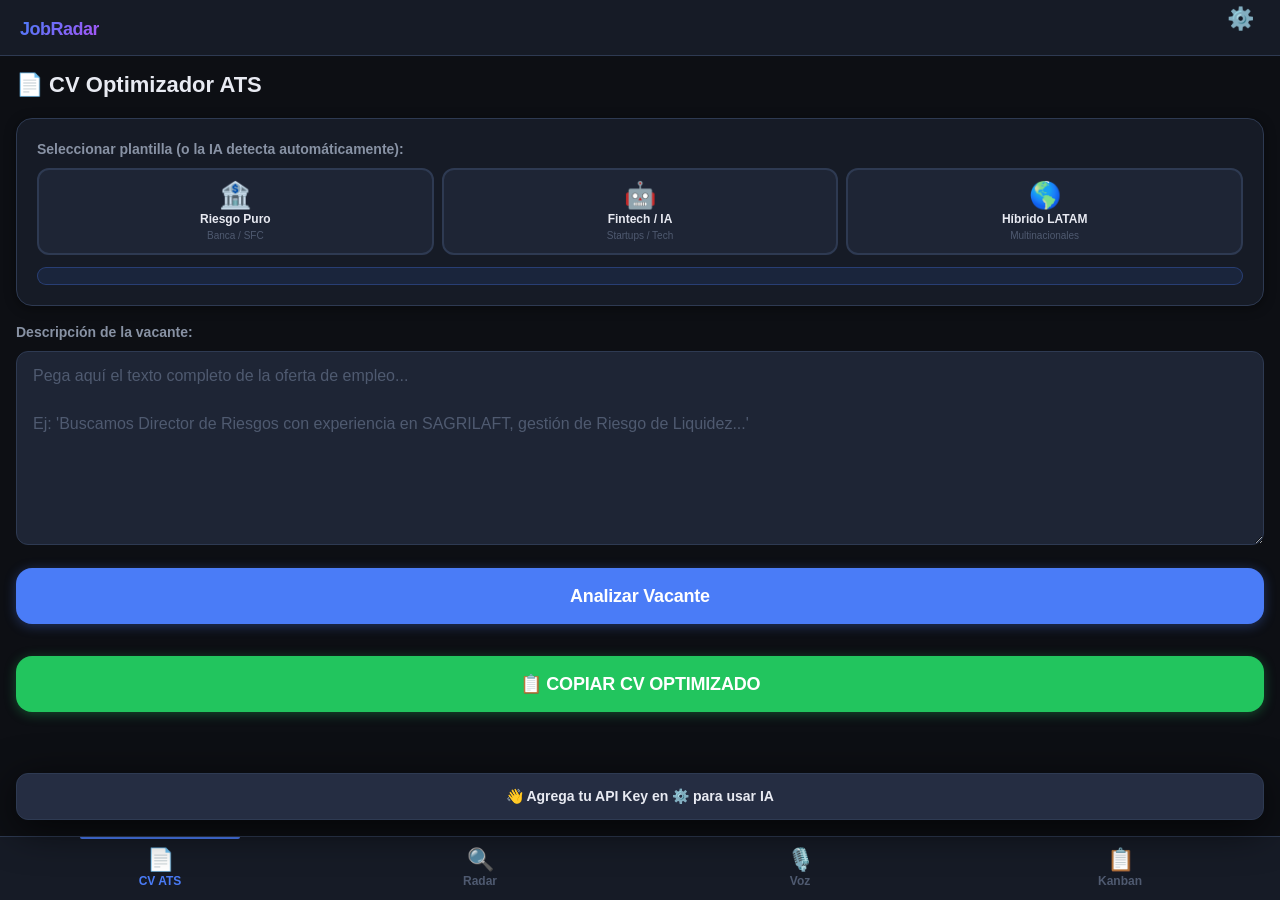
<file: index.html>
<!DOCTYPE html>
<html lang="es">
<head>
  <meta charset="UTF-8">
  <meta name="viewport" content="width=device-width, initial-scale=1.0, viewport-fit=cover, user-scalable=no">

  <!-- PWA / iPhone standalone -->
  <meta name="apple-mobile-web-app-capable" content="yes">
  <meta name="apple-mobile-web-app-status-bar-style" content="black-translucent">
  <meta name="apple-mobile-web-app-title" content="JobRadar">
  <meta name="theme-color" content="#0d0f14">
  <meta name="description" content="Búsqueda inteligente de empleo – Riesgo Financiero & IA">

  <link rel="apple-touch-icon" href="icons/icon-192.png">
  <link rel="manifest" href="manifest.json">

  <!-- CSS -->
  <link rel="stylesheet" href="css/variables.css">
  <link rel="stylesheet" href="css/base.css">
  <link rel="stylesheet" href="css/layout.css">
  <link rel="stylesheet" href="css/components.css">
  <link rel="stylesheet" href="css/ats.css">
  <link rel="stylesheet" href="css/radar.css">
  <link rel="stylesheet" href="css/voice.css">
  <link rel="stylesheet" href="css/kanban.css">

  <title>JobRadar – Iván Galvis</title>
</head>
<body>

  <!-- ============================================================
       SETTINGS MODAL (bottom sheet)
       ============================================================ -->
  <div id="modal-settings" class="modal" hidden>
    <div class="modal__card">
      <h2>⚙️ Configuración</h2>

      <div class="settings-field">
        <label for="input-api-key">Claude API Key</label>
        <input type="password" class="input" id="input-api-key"
               placeholder="sk-ant-api03-..." autocomplete="off" spellcheck="false">
        <p class="settings-hint">
          Obtén tu key en <strong>console.anthropic.com</strong>.
          Se guarda solo en tu dispositivo (IndexedDB).
        </p>
      </div>

      <div class="modal__actions">
        <button class="btn btn--primary" id="btn-save-settings" style="flex:1">Guardar</button>
        <button class="btn btn--ghost"   id="btn-close-settings" style="flex:1">Cerrar</button>
      </div>

      <div class="divider"></div>
      <p class="text-muted" style="font-size:12px;text-align:center">
        JobRadar v1.0 · Iván Galvis · Riesgo & IA LATAM
      </p>
    </div>
  </div>

  <!-- Toast notification -->
  <div id="toast" class="toast" role="alert" aria-live="polite"></div>

  <!-- ============================================================
       APP HEADER
       ============================================================ -->
  <header class="app-header">
    <div>
      <span class="app-header__title">JobRadar</span>
    </div>
    <button class="icon-btn" id="btn-settings" aria-label="Configuración">⚙️</button>
  </header>

  <!-- ============================================================
       TAB CONTENT
       ============================================================ -->
  <main class="tab-content" id="tab-content">

    <!-- ==================== MODULE 1: ATS OPTIMIZER ==================== -->
    <section id="tab-ats" data-tab="ats" class="tab-panel active">
      <h2 class="section-title">📄 CV Optimizador ATS</h2>

      <!-- Template Selector -->
      <div class="ats-templates card">
        <span class="label-sm">Seleccionar plantilla (o la IA detecta automáticamente):</span>
        <div class="ats-template-grid">
          <button class="ats-template-btn" data-template="A">
            <span class="ats-template-btn__icon">🏦</span>
            <span class="ats-template-btn__name">Riesgo Puro</span>
            <span class="ats-template-btn__desc">Banca / SFC</span>
          </button>
          <button class="ats-template-btn" data-template="B">
            <span class="ats-template-btn__icon">🤖</span>
            <span class="ats-template-btn__name">Fintech / IA</span>
            <span class="ats-template-btn__desc">Startups / Tech</span>
          </button>
          <button class="ats-template-btn" data-template="C">
            <span class="ats-template-btn__icon">🌎</span>
            <span class="ats-template-btn__name">Híbrido LATAM</span>
            <span class="ats-template-btn__desc">Multinacionales</span>
          </button>
        </div>
        <div id="ats-template-badge" class="ats-detected-badge" hidden>
          <span id="ats-badge-text"></span>
        </div>
      </div>

      <!-- Job Description Input -->
      <div class="mt-4">
        <span class="label-sm">Descripción de la vacante:</span>
        <textarea class="input" id="ats-job-desc" rows="7"
          placeholder="Pega aquí el texto completo de la oferta de empleo...&#10;&#10;Ej: 'Buscamos Director de Riesgos con experiencia en SAGRILAFT, gestión de Riesgo de Liquidez...'"></textarea>
      </div>

      <button class="btn btn--primary btn--full btn--lg mt-4" id="ats-btn-analyze">
        Analizar Vacante
      </button>

      <!-- Output Area -->
      <div id="ats-output" class="ats-output mt-4"></div>

      <!-- Copy Button (shown after generation) -->
      <button class="btn btn--success btn--full btn--lg mt-4" id="ats-btn-copy" hidden>
        📋 COPIAR CV OPTIMIZADO
      </button>
    </section>

    <!-- ==================== MODULE 2: JOB RADAR ==================== -->
    <section id="tab-radar" data-tab="radar" class="tab-panel">
      <h2 class="section-title">🔍 Radar de Vacantes</h2>

      <p class="text-secondary mb-4" style="font-size:14px">
        Búsquedas booleanas calibradas para tu perfil. Toca un portal para buscar.
      </p>

      <!-- Preset Searches Container -->
      <div id="radar-presets"></div>

      <!-- Custom Search -->
      <div class="card mt-4">
        <span class="label-sm">🔎 Búsqueda personalizada:</span>
        <textarea class="input" id="radar-custom-input" rows="3"
          placeholder='"Risk Manager" AND (Python OR IA) AND Bogotá'></textarea>
        <div class="radar-platform-row mt-3" id="radar-custom-platforms"></div>
        <p class="label-xs text-muted">
          ⚠️ Filtro activo: excluye Call Center / Soporte / Atención al Cliente
        </p>
      </div>
    </section>

    <!-- ==================== MODULE 3: VOICE TO NETWORK ==================== -->
    <section id="tab-voice" data-tab="voice" class="tab-panel">
      <h2 class="section-title">🎙️ Voz → LinkedIn</h2>

      <p class="text-secondary mb-4" style="font-size:14px">
        Habla el contexto del reclutador/vacante. La IA escribe el mensaje de LinkedIn.
      </p>

      <!-- Voice Record Button -->
      <div class="voice-record-area">
        <button class="voice-record-btn" id="voice-btn-record" aria-label="Iniciar grabación">
          <span class="voice-record-btn__icon">🎙️</span>
          <span class="voice-record-btn__label" id="voice-btn-label">Hablar</span>
        </button>
        <p class="voice-hint" id="voice-hint">Toca para grabar · Safari iOS requerido para voz</p>
      </div>

      <!-- Transcript Area -->
      <div class="mt-4">
        <span class="label-sm">Transcripción / Contexto:</span>
        <textarea class="input" id="voice-transcript" rows="4"
          placeholder="El texto grabado aparecerá aquí...&#10;&#10;También puedes escribir directamente:&#10;Ej: 'Mensaje para reclutador de Bancolombia, vacante Director Riesgos'"></textarea>
      </div>

      <button class="btn btn--primary btn--full btn--lg mt-4" id="voice-btn-generate">
        Generar Mensaje LinkedIn
      </button>

      <!-- Output -->
      <div id="voice-output" class="voice-output mt-4"></div>

      <button class="btn btn--success btn--full btn--lg mt-4" id="voice-btn-copy" hidden>
        📋 COPIAR MENSAJE
      </button>
    </section>

    <!-- ==================== MODULE 4: KANBAN ==================== -->
    <section id="tab-kanban" data-tab="kanban" class="tab-panel">
      <div class="kanban-header">
        <h2 class="section-title" style="margin-bottom:0">📋 Postulaciones</h2>
        <button class="btn btn--primary btn--icon" id="kanban-btn-add" aria-label="Agregar postulación">+</button>
      </div>

      <!-- Board — horizontally scrollable on mobile -->
      <div id="kanban-board" class="kanban-board"></div>
    </section>

  </main>

  <!-- ============================================================
       BOTTOM TAB BAR
       ============================================================ -->
  <nav class="tab-bar" role="navigation" aria-label="Navegación principal">
    <button class="tab-btn active" data-target="ats" aria-label="CV ATS">
      <span class="tab-btn__icon">📄</span>
      <span class="tab-btn__label">CV ATS</span>
    </button>
    <button class="tab-btn" data-target="radar" aria-label="Radar de vacantes">
      <span class="tab-btn__icon">🔍</span>
      <span class="tab-btn__label">Radar</span>
    </button>
    <button class="tab-btn" data-target="voice" aria-label="Voz a LinkedIn">
      <span class="tab-btn__icon">🎙️</span>
      <span class="tab-btn__label">Voz</span>
    </button>
    <button class="tab-btn" data-target="kanban" aria-label="Tablero Kanban">
      <span class="tab-btn__icon">📋</span>
      <span class="tab-btn__label">Kanban</span>
    </button>
  </nav>

  <!-- ============================================================
       SCRIPTS — load order matters
       ============================================================ -->
  <script src="js/db.js"></script>
  <script src="js/api.js"></script>
  <script src="js/ats.js"></script>
  <script src="js/radar.js"></script>
  <script src="js/voice.js"></script>
  <script src="js/kanban.js"></script>
  <script src="js/app.js"></script>

</body>
</html>
</file>
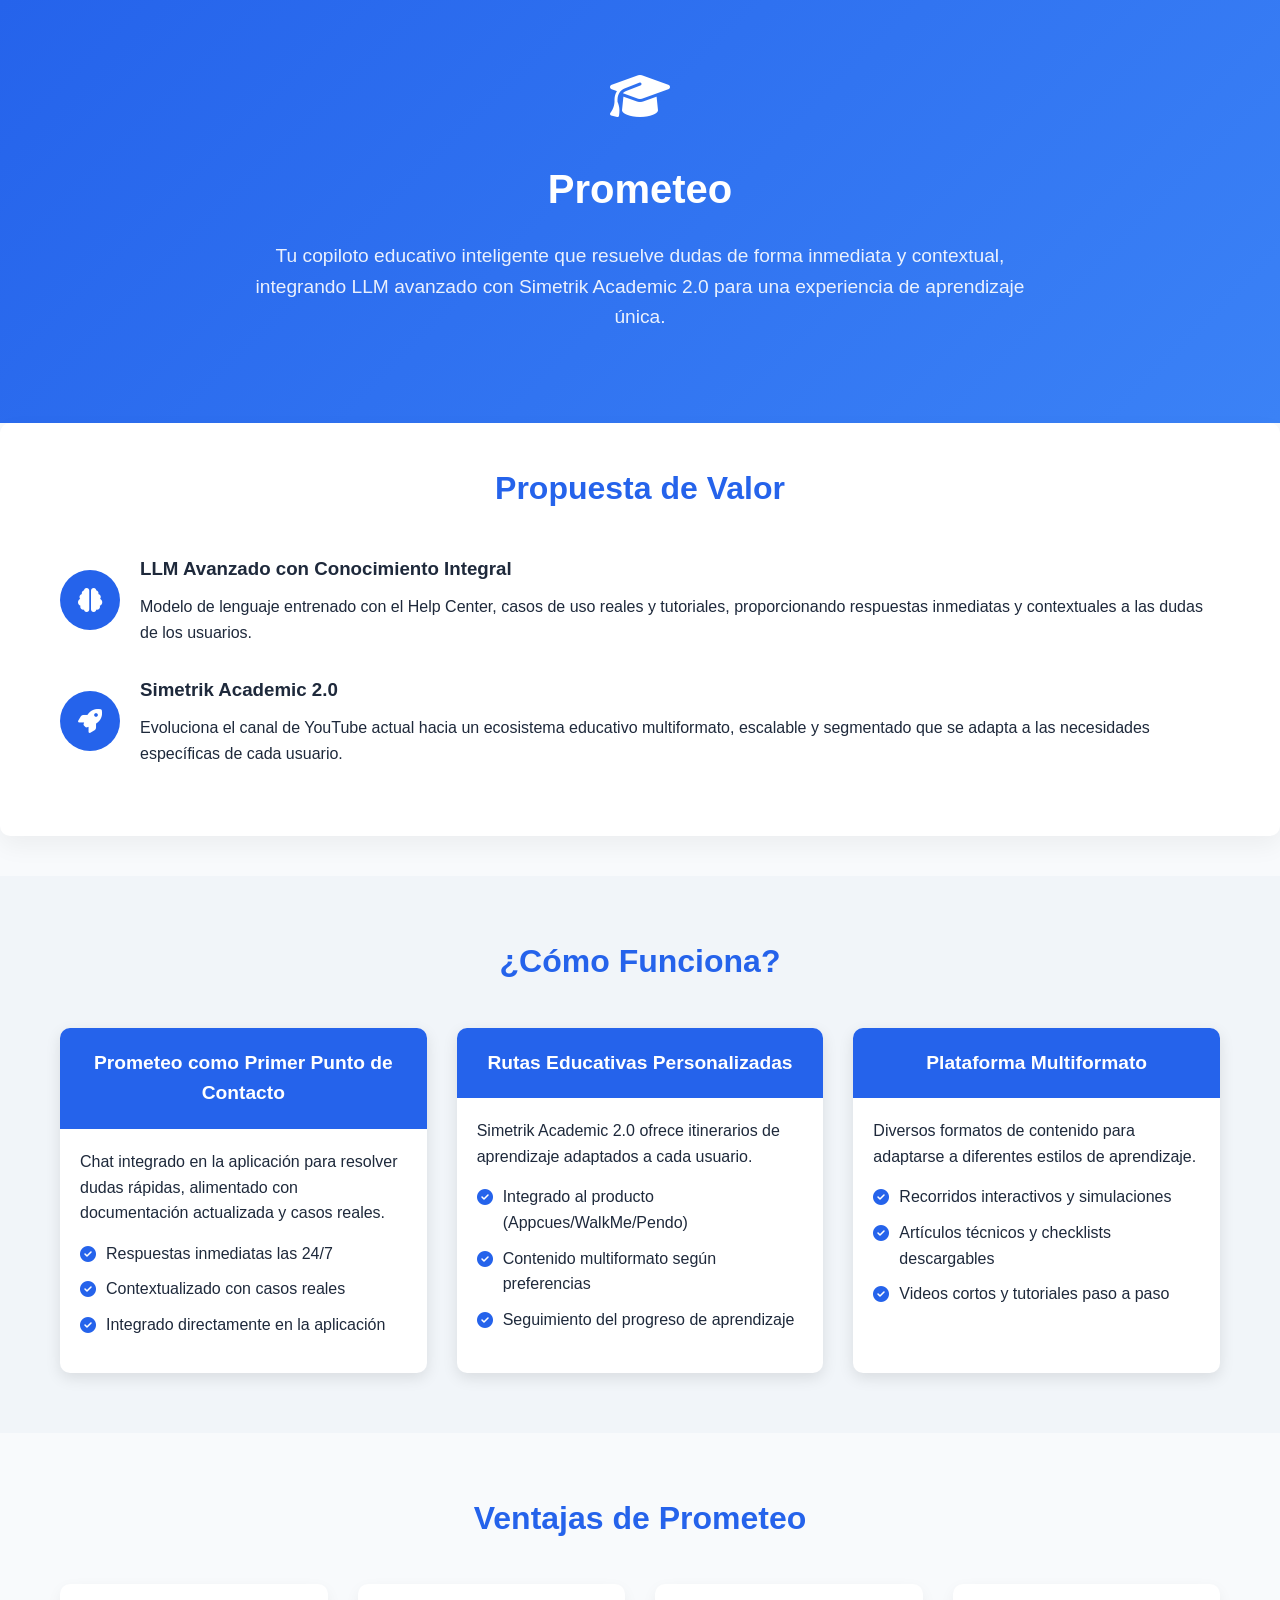
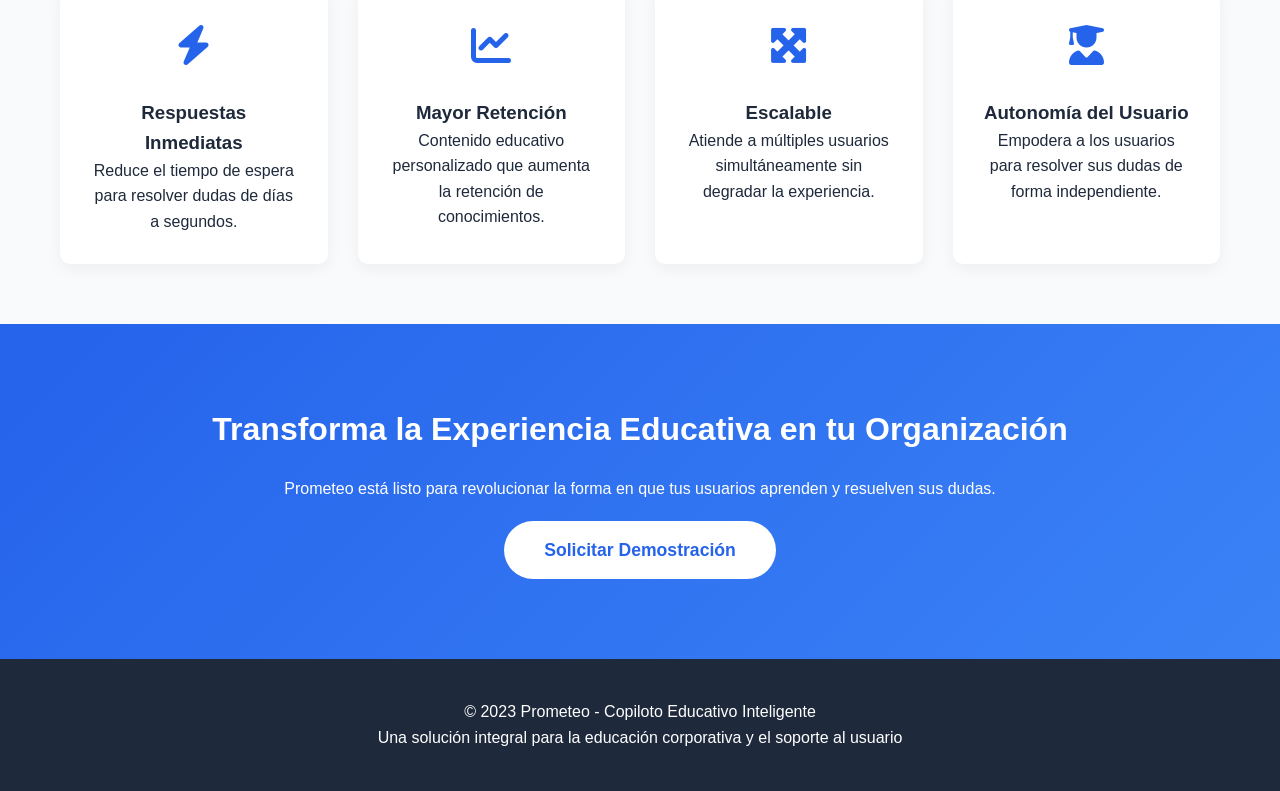
<file: deepseek_html_20250901_65650e.html>
<!DOCTYPE html>
<html lang="es">
<head>
    <meta charset="UTF-8">
    <meta name="viewport" content="width=device-width, initial-scale=1.0">
    <title>Prometeo - Copiloto Educativo</title>
    <link rel="stylesheet" href="https://cdnjs.cloudflare.com/ajax/libs/font-awesome/6.4.0/css/all.min.css">
    <style>
        :root {
            --primary: #2563eb;
            --secondary: #3b82f6;
            --accent: #22d3ee;
            --dark: #1e293b;
            --light: #f8fafc;
            --gray: #64748b;
        }
        
        * {
            margin: 0;
            padding: 0;
            box-sizing: border-box;
            font-family: 'Segoe UI', Tahoma, Geneva, Verdana, sans-serif;
        }
        
        body {
            background-color: var(--light);
            color: var(--dark);
            line-height: 1.6;
        }
        
        .container {
            max-width: 1200px;
            margin: 0 auto;
            padding: 0 20px;
        }
        
        header {
            background: linear-gradient(135deg, var(--primary), var(--secondary));
            color: white;
            padding: 60px 0;
            text-align: center;
        }
        
        .logo {
            font-size: 3rem;
            margin-bottom: 20px;
        }
        
        h1 {
            font-size: 2.5rem;
            margin-bottom: 20px;
        }
        
        .subtitle {
            font-size: 1.2rem;
            max-width: 800px;
            margin: 0 auto 30px;
            opacity: 0.9;
        }
        
        section {
            padding: 60px 0;
        }
        
        h2 {
            text-align: center;
            font-size: 2rem;
            margin-bottom: 40px;
            color: var(--primary);
        }
        
        .value-proposition {
            background-color: white;
            border-radius: 10px;
            padding: 40px;
            box-shadow: 0 10px 25px rgba(0, 0, 0, 0.05);
            margin-bottom: 40px;
        }
        
        .propuesta {
            display: flex;
            align-items: center;
            margin-bottom: 30px;
        }
        
        .propuesta-icon {
            background-color: var(--primary);
            color: white;
            width: 60px;
            height: 60px;
            border-radius: 50%;
            display: flex;
            align-items: center;
            justify-content: center;
            font-size: 1.5rem;
            margin-right: 20px;
            flex-shrink: 0;
        }
        
        .propuesta-content h3 {
            margin-bottom: 10px;
            color: var(--dark);
        }
        
        .how-it-works {
            background-color: #f1f5f9;
        }
        
        .funcionalidades {
            display: grid;
            grid-template-columns: repeat(auto-fit, minmax(300px, 1fr));
            gap: 30px;
            margin-top: 40px;
        }
        
        .funcionalidad {
            background: white;
            border-radius: 10px;
            overflow: hidden;
            box-shadow: 0 5px 15px rgba(0, 0, 0, 0.1);
            transition: transform 0.3s ease;
        }
        
        .funcionalidad:hover {
            transform: translateY(-5px);
        }
        
        .funcionalidad-header {
            background: var(--primary);
            color: white;
            padding: 20px;
            text-align: center;
            font-size: 1.2rem;
            font-weight: 600;
        }
        
        .funcionalidad-body {
            padding: 20px;
        }
        
        .funcionalidad-body ul {
            list-style-type: none;
            margin: 15px 0;
        }
        
        .funcionalidad-body li {
            margin-bottom: 10px;
            display: flex;
            align-items: flex-start;
        }
        
        .funcionalidad-body li i {
            color: var(--primary);
            margin-right: 10px;
            margin-top: 5px;
        }
        
        .benefits {
            text-align: center;
        }
        
        .benefits-grid {
            display: grid;
            grid-template-columns: repeat(auto-fit, minmax(250px, 1fr));
            gap: 30px;
            margin-top: 40px;
        }
        
        .benefit-card {
            background: white;
            padding: 30px;
            border-radius: 10px;
            box-shadow: 0 5px 15px rgba(0, 0, 0, 0.05);
        }
        
        .benefit-icon {
            font-size: 2.5rem;
            color: var(--primary);
            margin-bottom: 20px;
        }
        
        .cta {
            background: linear-gradient(135deg, var(--primary), var(--secondary));
            color: white;
            text-align: center;
            padding: 80px 0;
        }
        
        .cta h2 {
            color: white;
            margin-bottom: 20px;
        }
        
        .cta-button {
            display: inline-block;
            background-color: white;
            color: var(--primary);
            padding: 15px 40px;
            border-radius: 30px;
            text-decoration: none;
            font-weight: 600;
            font-size: 1.1rem;
            margin-top: 20px;
            transition: all 0.3s ease;
        }
        
        .cta-button:hover {
            transform: translateY(-3px);
            box-shadow: 0 10px 20px rgba(0, 0, 0, 0.1);
        }
        
        footer {
            background-color: var(--dark);
            color: white;
            padding: 40px 0;
            text-align: center;
        }
        
        @media (max-width: 768px) {
            .propuesta {
                flex-direction: column;
                text-align: center;
            }
            
            .propuesta-icon {
                margin-right: 0;
                margin-bottom: 15px;
            }
            
            h1 {
                font-size: 2rem;
            }
            
            h2 {
                font-size: 1.8rem;
            }
        }
    </style>
</head>
<body>
    <header>
        <div class="container">
            <div class="logo">
                <i class="fas fa-graduation-cap"></i>
            </div>
            <h1>Prometeo</h1>
            <p class="subtitle">Tu copiloto educativo inteligente que resuelve dudas de forma inmediata y contextual, integrando LLM avanzado con Simetrik Academic 2.0 para una experiencia de aprendizaje única.</p>
        </div>
    </header>

    <section class="value-proposition">
        <div class="container">
            <h2>Propuesta de Valor</h2>
            
            <div class="propuesta">
                <div class="propuesta-icon">
                    <i class="fas fa-brain"></i>
                </div>
                <div class="propuesta-content">
                    <h3>LLM Avanzado con Conocimiento Integral</h3>
                    <p>Modelo de lenguaje entrenado con el Help Center, casos de uso reales y tutoriales, proporcionando respuestas inmediatas y contextuales a las dudas de los usuarios.</p>
                </div>
            </div>
            
            <div class="propuesta">
                <div class="propuesta-icon">
                    <i class="fas fa-rocket"></i>
                </div>
                <div class="propuesta-content">
                    <h3>Simetrik Academic 2.0</h3>
                    <p>Evoluciona el canal de YouTube actual hacia un ecosistema educativo multiformato, escalable y segmentado que se adapta a las necesidades específicas de cada usuario.</p>
                </div>
            </div>
        </div>
    </section>

    <section class="how-it-works">
        <div class="container">
            <h2>¿Cómo Funciona?</h2>
            
            <div class="funcionalidades">
                <div class="funcionalidad">
                    <div class="funcionalidad-header">
                        Prometeo como Primer Punto de Contacto
                    </div>
                    <div class="funcionalidad-body">
                        <p>Chat integrado en la aplicación para resolver dudas rápidas, alimentado con documentación actualizada y casos reales.</p>
                        <ul>
                            <li><i class="fas fa-check-circle"></i> Respuestas inmediatas las 24/7</li>
                            <li><i class="fas fa-check-circle"></i> Contextualizado con casos reales</li>
                            <li><i class="fas fa-check-circle"></i> Integrado directamente en la aplicación</li>
                        </ul>
                    </div>
                </div>
                
                <div class="funcionalidad">
                    <div class="funcionalidad-header">
                        Rutas Educativas Personalizadas
                    </div>
                    <div class="funcionalidad-body">
                        <p>Simetrik Academic 2.0 ofrece itinerarios de aprendizaje adaptados a cada usuario.</p>
                        <ul>
                            <li><i class="fas fa-check-circle"></i> Integrado al producto (Appcues/WalkMe/Pendo)</li>
                            <li><i class="fas fa-check-circle"></i> Contenido multiformato según preferencias</li>
                            <li><i class="fas fa-check-circle"></i> Seguimiento del progreso de aprendizaje</li>
                        </ul>
                    </div>
                </div>
                
                <div class="funcionalidad">
                    <div class="funcionalidad-header">
                        Plataforma Multiformato
                    </div>
                    <div class="funcionalidad-body">
                        <p>Diversos formatos de contenido para adaptarse a diferentes estilos de aprendizaje.</p>
                        <ul>
                            <li><i class="fas fa-check-circle"></i> Recorridos interactivos y simulaciones</li>
                            <li><i class="fas fa-check-circle"></i> Artículos técnicos y checklists descargables</li>
                            <li><i class="fas fa-check-circle"></i> Videos cortos y tutoriales paso a paso</li>
                        </ul>
                    </div>
                </div>
            </div>
        </div>
    </section>

    <section class="benefits">
        <div class="container">
            <h2>Ventajas de Prometeo</h2>
            
            <div class="benefits-grid">
                <div class="benefit-card">
                    <div class="benefit-icon">
                        <i class="fas fa-bolt"></i>
                    </div>
                    <h3>Respuestas Inmediatas</h3>
                    <p>Reduce el tiempo de espera para resolver dudas de días a segundos.</p>
                </div>
                
                <div class="benefit-card">
                    <div class="benefit-icon">
                        <i class="fas fa-chart-line"></i>
                    </div>
                    <h3>Mayor Retención</h3>
                    <p>Contenido educativo personalizado que aumenta la retención de conocimientos.</p>
                </div>
                
                <div class="benefit-card">
                    <div class="benefit-icon">
                        <i class="fas fa-expand-arrows-alt"></i>
                    </div>
                    <h3>Escalable</h3>
                    <p>Atiende a múltiples usuarios simultáneamente sin degradar la experiencia.</p>
                </div>
                
                <div class="benefit-card">
                    <div class="benefit-icon">
                        <i class="fas fa-user-graduate"></i>
                    </div>
                    <h3>Autonomía del Usuario</h3>
                    <p>Empodera a los usuarios para resolver sus dudas de forma independiente.</p>
                </div>
            </div>
        </div>
    </section>

    <section class="cta">
        <div class="container">
            <h2>Transforma la Experiencia Educativa en tu Organización</h2>
            <p>Prometeo está listo para revolucionar la forma en que tus usuarios aprenden y resuelven sus dudas.</p>
            <a href="#" class="cta-button">Solicitar Demostración</a>
        </div>
    </section>

    <footer>
        <div class="container">
            <p>© 2023 Prometeo - Copiloto Educativo Inteligente</p>
            <p>Una solución integral para la educación corporativa y el soporte al usuario</p>
        </div>
    </footer>
</body>
</html>
</file>
<file: css/variables.css>
:root {
  /* === Dark Theme Colors === */
  --color-bg-primary:    #0d0f14;
  --color-bg-secondary:  #161b26;
  --color-bg-tertiary:   #1e2535;
  --color-bg-elevated:   #252d42;

  --color-border:        #2e3a52;
  --color-border-focus:  #4a7cf7;

  --color-text-primary:  #e8eaf2;
  --color-text-secondary:#8892a4;
  --color-text-muted:    #4f5a70;

  --color-accent-blue:   #4a7cf7;
  --color-accent-green:  #22c55e;
  --color-accent-amber:  #f59e0b;
  --color-accent-red:    #ef4444;
  --color-accent-purple: #a855f7;

  /* Kanban column colors */
  --kanban-col-1: #111d35;
  --kanban-col-2: #0f2820;
  --kanban-col-3: #231a0e;
  --kanban-col-4: #18132b;

  /* Template badge colors */
  --badge-a: #1a2744;
  --badge-b: #1a2633;
  --badge-c: #221a33;

  /* === Spacing (8px base grid) === */
  --space-1:  4px;
  --space-2:  8px;
  --space-3:  12px;
  --space-4:  16px;
  --space-5:  20px;
  --space-6:  24px;
  --space-8:  32px;

  /* === Typography === */
  --font-size-xs:   12px;
  --font-size-sm:   14px;
  --font-size-base: 16px;
  --font-size-lg:   18px;
  --font-size-xl:   22px;
  --font-size-2xl:  28px;

  --font-family: -apple-system, BlinkMacSystemFont, 'SF Pro Text',
                 'Helvetica Neue', Arial, sans-serif;
  --font-mono: 'SF Mono', 'Fira Code', Consolas, monospace;

  /* === Touch targets === */
  --touch-target: 48px;

  /* === Layout === */
  --header-height:   56px;
  --tabbar-height:   64px;

  /* === Radius === */
  --radius-sm:  6px;
  --radius-md:  12px;
  --radius-lg:  16px;
  --radius-xl:  24px;
  --radius-full: 9999px;

  /* === Shadows === */
  --shadow-card:  0 2px 12px rgba(0,0,0,0.4);
  --shadow-modal: 0 8px 40px rgba(0,0,0,0.7);
  --shadow-fab:   0 4px 20px rgba(74,124,247,0.4);

  /* === Transitions === */
  --transition-fast: 150ms ease;
  --transition-base: 250ms ease;
}
</file>
<file: css/base.css>
/* === Reset === */
*, *::before, *::after {
  box-sizing: border-box;
  margin: 0;
  padding: 0;
  -webkit-tap-highlight-color: transparent;
}

html {
  height: 100%;
  /* Prevent elastic bounce on iOS body */
  overscroll-behavior: none;
}

body {
  height: 100%;
  background: var(--color-bg-primary);
  color: var(--color-text-primary);
  font-family: var(--font-family);
  font-size: var(--font-size-base);
  line-height: 1.5;
  -webkit-font-smoothing: antialiased;
  -moz-osx-font-smoothing: grayscale;
  overscroll-behavior: none;
  overflow: hidden; /* App shell handles scrolling per section */
}

/* === CRITICAL: Prevent iOS auto-zoom on input focus === */
input,
textarea,
select {
  font-size: 16px !important;
  font-family: var(--font-family);
}

/* === Eliminate 300ms tap delay === */
a, button, [role="button"], label {
  touch-action: manipulation;
}

/* === Typography === */
h1, h2, h3 {
  font-weight: 700;
  line-height: 1.2;
  color: var(--color-text-primary);
}

h2 { font-size: var(--font-size-xl); }
h3 { font-size: var(--font-size-lg); }

p { color: var(--color-text-secondary); }

a {
  color: var(--color-accent-blue);
  text-decoration: none;
}

strong { color: var(--color-accent-amber); font-weight: 700; }

code {
  font-family: var(--font-mono);
  font-size: var(--font-size-sm);
  background: var(--color-bg-tertiary);
  padding: 2px 6px;
  border-radius: var(--radius-sm);
  color: var(--color-accent-green);
}

/* === Utility Classes === */
.text-muted     { color: var(--color-text-muted); }
.text-secondary { color: var(--color-text-secondary); }
.text-success   { color: var(--color-accent-green); }
.text-error     { color: var(--color-accent-red); }

.section-title {
  font-size: var(--font-size-xl);
  font-weight: 700;
  margin-bottom: var(--space-5);
}

.label-sm {
  font-size: var(--font-size-sm);
  color: var(--color-text-secondary);
  font-weight: 600;
  margin-bottom: var(--space-2);
  display: block;
}

.label-xs {
  font-size: var(--font-size-xs);
  display: block;
  margin-top: var(--space-2);
}

.error-text {
  color: var(--color-accent-red);
  font-size: var(--font-size-sm);
  padding: var(--space-3);
}

.mt-3 { margin-top: var(--space-3); }
.mt-4 { margin-top: var(--space-4); }
.mt-5 { margin-top: var(--space-5); }
.mb-4 { margin-bottom: var(--space-4); }

/* === Scrollbar (webkit) === */
::-webkit-scrollbar { width: 4px; height: 4px; }
::-webkit-scrollbar-track { background: transparent; }
::-webkit-scrollbar-thumb { background: var(--color-border); border-radius: 4px; }
</file>
<file: css/layout.css>
/* === Fixed App Header === */
.app-header {
  position: fixed;
  top: 0;
  left: 0;
  right: 0;
  height: var(--header-height);
  /* Add safe area for notch / Dynamic Island */
  padding-top: env(safe-area-inset-top, 0px);
  height: calc(var(--header-height) + env(safe-area-inset-top, 0px));
  background: var(--color-bg-secondary);
  border-bottom: 1px solid var(--color-border);
  display: flex;
  align-items: flex-end;
  justify-content: space-between;
  padding-left: var(--space-5);
  padding-right: var(--space-4);
  padding-bottom: var(--space-3);
  z-index: 100;
  backdrop-filter: blur(12px);
  -webkit-backdrop-filter: blur(12px);
}

.app-header__title {
  font-size: var(--font-size-lg);
  font-weight: 800;
  letter-spacing: -0.5px;
  background: linear-gradient(135deg, #4a7cf7, #a855f7);
  -webkit-background-clip: text;
  -webkit-text-fill-color: transparent;
  background-clip: text;
}

.app-header__subtitle {
  font-size: var(--font-size-xs);
  color: var(--color-text-muted);
  display: block;
}

/* === Tab Content Area === */
.tab-content {
  position: fixed;
  top: calc(var(--header-height) + env(safe-area-inset-top, 0px));
  bottom: calc(var(--tabbar-height) + env(safe-area-inset-bottom, 0px));
  left: 0;
  right: 0;
  overflow-y: auto;
  -webkit-overflow-scrolling: touch;
  overscroll-behavior-y: contain;
}

/* === Tab Panels === */
.tab-panel {
  display: none;
  padding: var(--space-4);
  padding-bottom: var(--space-6);
  min-height: 100%;
  animation: fadeIn var(--transition-base);
}

.tab-panel.active {
  display: block;
}

@keyframes fadeIn {
  from { opacity: 0; transform: translateY(6px); }
  to   { opacity: 1; transform: translateY(0); }
}

/* === Fixed Bottom Tab Bar === */
.tab-bar {
  position: fixed;
  bottom: 0;
  left: 0;
  right: 0;
  height: calc(var(--tabbar-height) + env(safe-area-inset-bottom, 0px));
  padding-bottom: env(safe-area-inset-bottom, 0px);
  background: var(--color-bg-secondary);
  border-top: 1px solid var(--color-border);
  display: grid;
  grid-template-columns: repeat(4, 1fr);
  z-index: 100;
  backdrop-filter: blur(12px);
  -webkit-backdrop-filter: blur(12px);
}

/* === Tab Buttons === */
.tab-btn {
  min-height: var(--touch-target);
  display: flex;
  flex-direction: column;
  align-items: center;
  justify-content: center;
  gap: 3px;
  background: none;
  border: none;
  color: var(--color-text-muted);
  cursor: pointer;
  touch-action: manipulation;
  transition: color var(--transition-fast);
  position: relative;
  padding: 0;
}

.tab-btn.active {
  color: var(--color-accent-blue);
}

.tab-btn.active::before {
  content: '';
  position: absolute;
  top: 0;
  left: 25%;
  right: 25%;
  height: 2px;
  background: var(--color-accent-blue);
  border-radius: 0 0 2px 2px;
}

.tab-btn__icon {
  font-size: 22px;
  line-height: 1;
}

.tab-btn__label {
  font-size: var(--font-size-xs);
  font-weight: 600;
}

/* === Settings Modal === */
.modal {
  position: fixed;
  inset: 0;
  background: rgba(0,0,0,0.7);
  display: flex;
  align-items: flex-end;
  z-index: 200;
  backdrop-filter: blur(4px);
  -webkit-backdrop-filter: blur(4px);
}

.modal[hidden] {
  display: none;
}

.modal__card {
  background: var(--color-bg-elevated);
  border: 1px solid var(--color-border);
  border-radius: var(--radius-xl) var(--radius-xl) 0 0;
  padding: var(--space-6) var(--space-5);
  padding-bottom: calc(var(--space-6) + env(safe-area-inset-bottom, 0px));
  width: 100%;
  animation: slideUp var(--transition-base);
}

@keyframes slideUp {
  from { transform: translateY(100%); }
  to   { transform: translateY(0); }
}

.modal__card h2 {
  margin-bottom: var(--space-5);
}

.modal__card label {
  display: block;
  font-size: var(--font-size-sm);
  color: var(--color-text-secondary);
  font-weight: 600;
  margin-bottom: var(--space-4);
}

.modal__actions {
  display: flex;
  gap: var(--space-3);
  margin-top: var(--space-5);
}
</file>
<file: css/components.css>
/* === Buttons === */
.btn {
  display: inline-flex;
  align-items: center;
  justify-content: center;
  gap: var(--space-2);
  min-height: var(--touch-target);
  min-width: var(--touch-target);
  padding: 0 var(--space-5);
  border-radius: var(--radius-md);
  font-size: var(--font-size-base);
  font-weight: 700;
  border: none;
  cursor: pointer;
  touch-action: manipulation;
  transition: opacity var(--transition-fast), transform var(--transition-fast);
  white-space: nowrap;
  user-select: none;
  -webkit-user-select: none;
  letter-spacing: -0.2px;
}

.btn:active {
  opacity: 0.8;
  transform: scale(0.97);
}

.btn:disabled {
  opacity: 0.5;
  cursor: not-allowed;
  transform: none;
}

.btn--primary {
  background: var(--color-accent-blue);
  color: #fff;
  box-shadow: 0 2px 12px rgba(74,124,247,0.35);
}

.btn--success {
  background: var(--color-accent-green);
  color: #fff;
  box-shadow: 0 2px 12px rgba(34,197,94,0.35);
}

.btn--amber {
  background: var(--color-accent-amber);
  color: #111;
  box-shadow: 0 2px 12px rgba(245,158,11,0.35);
}

.btn--danger {
  background: var(--color-accent-red);
  color: #fff;
}

.btn--ghost {
  background: var(--color-bg-tertiary);
  color: var(--color-text-primary);
  border: 1px solid var(--color-border);
}

.btn--outline {
  background: transparent;
  color: var(--color-accent-blue);
  border: 1.5px solid var(--color-accent-blue);
}

.btn--full {
  width: 100%;
}

.btn--icon {
  padding: 0;
  border-radius: var(--radius-full);
  width: 48px;
  height: 48px;
  font-size: 18px;
}

.btn--lg {
  min-height: 56px;
  font-size: var(--font-size-lg);
  border-radius: var(--radius-lg);
}

/* === Cards === */
.card {
  background: var(--color-bg-secondary);
  border: 1px solid var(--color-border);
  border-radius: var(--radius-lg);
  padding: var(--space-5);
  box-shadow: var(--shadow-card);
}

.card + .card {
  margin-top: var(--space-4);
}

/* === Input / Textarea === */
.input {
  width: 100%;
  background: var(--color-bg-tertiary);
  border: 1px solid var(--color-border);
  border-radius: var(--radius-md);
  padding: var(--space-3) var(--space-4);
  color: var(--color-text-primary);
  font-size: 16px; /* CRITICAL for iOS */
  font-family: var(--font-family);
  line-height: 1.5;
  resize: vertical;
  transition: border-color var(--transition-fast), box-shadow var(--transition-fast);
  -webkit-appearance: none;
}

.input::placeholder {
  color: var(--color-text-muted);
}

.input:focus {
  outline: none;
  border-color: var(--color-border-focus);
  box-shadow: 0 0 0 3px rgba(74,124,247,0.2);
}

.input--mono {
  font-family: var(--font-mono);
  font-size: var(--font-size-sm);
}

/* === Toast Notification === */
.toast {
  position: fixed;
  bottom: calc(var(--tabbar-height) + env(safe-area-inset-bottom, 0px) + var(--space-4));
  left: var(--space-4);
  right: var(--space-4);
  background: var(--color-bg-elevated);
  border: 1px solid var(--color-border);
  border-radius: var(--radius-md);
  padding: var(--space-3) var(--space-4);
  font-size: var(--font-size-sm);
  font-weight: 600;
  color: var(--color-text-primary);
  z-index: 300;
  opacity: 0;
  transform: translateY(8px);
  transition: opacity var(--transition-base), transform var(--transition-base);
  pointer-events: none;
  text-align: center;
  box-shadow: var(--shadow-modal);
}

.toast.visible {
  opacity: 1;
  transform: translateY(0);
}

/* === Skeleton Loader === */
@keyframes shimmer {
  0%   { background-position: -200% 0; }
  100% { background-position: 200% 0; }
}

.skeleton {
  background: linear-gradient(
    90deg,
    var(--color-bg-tertiary) 25%,
    var(--color-bg-elevated) 50%,
    var(--color-bg-tertiary) 75%
  );
  background-size: 200% 100%;
  animation: shimmer 1.5s infinite;
  border-radius: var(--radius-md);
}

/* === Badge / Tag === */
.badge {
  display: inline-flex;
  align-items: center;
  gap: 4px;
  padding: 3px 8px;
  border-radius: var(--radius-full);
  font-size: var(--font-size-xs);
  font-weight: 700;
  letter-spacing: 0.3px;
}

.badge--a { background: var(--badge-a); color: #7ba3f7; border: 1px solid #2a4480; }
.badge--b { background: var(--badge-b); color: #5ec9a8; border: 1px solid #1a4035; }
.badge--c { background: var(--badge-c); color: #b07ef7; border: 1px solid #3a2460; }

.tag {
  display: inline-flex;
  align-items: center;
  padding: 2px 8px;
  background: var(--color-bg-tertiary);
  border: 1px solid var(--color-border);
  border-radius: var(--radius-full);
  font-size: var(--font-size-xs);
  color: var(--color-text-secondary);
}

/* === Divider === */
.divider {
  height: 1px;
  background: var(--color-border);
  margin: var(--space-5) 0;
}

/* === Icon Button === */
.icon-btn {
  width: var(--touch-target);
  height: var(--touch-target);
  display: flex;
  align-items: center;
  justify-content: center;
  background: none;
  border: none;
  border-radius: var(--radius-full);
  cursor: pointer;
  font-size: 22px;
  color: var(--color-text-secondary);
  touch-action: manipulation;
  transition: background var(--transition-fast);
}

.icon-btn:active {
  background: var(--color-bg-tertiary);
}

/* === Settings Form === */
.settings-field {
  margin-bottom: var(--space-4);
}

.settings-field label {
  display: block;
  font-size: var(--font-size-sm);
  color: var(--color-text-secondary);
  font-weight: 600;
  margin-bottom: var(--space-2);
}

.settings-hint {
  font-size: var(--font-size-xs);
  color: var(--color-text-muted);
  margin-top: var(--space-1);
}

/* === Empty State === */
.empty-state {
  text-align: center;
  padding: var(--space-8) var(--space-4);
  color: var(--color-text-muted);
}

.empty-state__icon {
  font-size: 48px;
  margin-bottom: var(--space-4);
  display: block;
}

.empty-state__title {
  font-size: var(--font-size-lg);
  color: var(--color-text-secondary);
  margin-bottom: var(--space-2);
}
</file>
<file: css/ats.css>
/* ============================================================
   ATS OPTIMIZER — Module 1 Styles
   ============================================================ */

/* === Template Selector Card === */
.ats-templates {
  margin-bottom: var(--space-4);
}

.ats-template-grid {
  display: grid;
  grid-template-columns: repeat(3, 1fr);
  gap: var(--space-2);
  margin-top: var(--space-2);
}

.ats-template-btn {
  display: flex;
  flex-direction: column;
  align-items: center;
  justify-content: center;
  gap: 4px;
  min-height: 80px;
  padding: var(--space-3) var(--space-2);
  background: var(--color-bg-tertiary);
  border: 2px solid var(--color-border);
  border-radius: var(--radius-md);
  cursor: pointer;
  touch-action: manipulation;
  transition:
    border-color var(--transition-fast),
    background var(--transition-fast),
    transform var(--transition-fast);
  -webkit-tap-highlight-color: transparent;
}

.ats-template-btn:active {
  transform: scale(0.96);
}

.ats-template-btn.active {
  border-color: var(--color-accent-blue);
  background: rgba(74, 124, 247, 0.12);
}

.ats-template-btn__icon {
  font-size: 26px;
  line-height: 1;
}

.ats-template-btn__name {
  font-size: var(--font-size-xs);
  font-weight: 700;
  color: var(--color-text-primary);
  text-align: center;
}

.ats-template-btn__desc {
  font-size: 10px;
  color: var(--color-text-muted);
  text-align: center;
}

/* === Detection Badge === */
.ats-detected-badge {
  display: flex;
  align-items: center;
  margin-top: var(--space-3);
  padding: var(--space-2) var(--space-3);
  background: rgba(74, 124, 247, 0.1);
  border: 1px solid rgba(74, 124, 247, 0.3);
  border-radius: var(--radius-md);
  font-size: var(--font-size-sm);
  color: var(--color-accent-blue);
  font-weight: 600;
  animation: fadeIn var(--transition-base);
}

/* === Output Area === */
.ats-output {
  min-height: 0;
}

.ats-output:not(:empty) {
  background: var(--color-bg-secondary);
  border: 1px solid var(--color-border);
  border-radius: var(--radius-lg);
  padding: var(--space-5);
  box-shadow: var(--shadow-card);
}

.ats-result-text {
  font-size: var(--font-size-sm);
  line-height: 1.7;
  color: var(--color-text-secondary);
  white-space: pre-wrap;
}

.ats-result-text p {
  margin-bottom: var(--space-3);
  color: var(--color-text-secondary);
}

.ats-result-text strong {
  color: var(--color-accent-amber);
  font-weight: 700;
  background: rgba(245, 158, 11, 0.08);
  padding: 0 2px;
  border-radius: 3px;
}

/* Section headers inside CV */
.ats-result-text br + strong,
.ats-result-text p strong:first-child {
  display: block;
  font-size: var(--font-size-base);
  color: var(--color-accent-blue);
  margin-top: var(--space-4);
  margin-bottom: var(--space-1);
  text-transform: uppercase;
  letter-spacing: 0.5px;
  font-size: 11px;
  border-bottom: 1px solid var(--color-border);
  padding-bottom: var(--space-1);
}
</file>
<file: css/radar.css>
/* ============================================================
   JOB RADAR — Module 2 Styles
   ============================================================ */

/* === Search Card === */
.radar-card {
  margin-bottom: var(--space-4);
}

.radar-card__header {
  display: flex;
  align-items: flex-start;
  gap: var(--space-3);
  margin-bottom: var(--space-3);
}

.radar-card__emoji {
  font-size: 28px;
  flex-shrink: 0;
  line-height: 1;
  margin-top: 2px;
}

.radar-card__info {
  flex: 1;
  min-width: 0;
}

.radar-card__name {
  display: block;
  font-size: var(--font-size-base);
  font-weight: 700;
  color: var(--color-text-primary);
  line-height: 1.2;
}

.radar-card__desc {
  display: block;
  font-size: var(--font-size-xs);
  color: var(--color-text-muted);
  margin-top: 2px;
}

.radar-copy-btn {
  flex-shrink: 0;
  background: var(--color-bg-tertiary) !important;
  border: 1px solid var(--color-border) !important;
  font-size: 16px !important;
}

/* === Boolean Query Block === */
.radar-query-block {
  background: var(--color-bg-tertiary);
  border: 1px solid var(--color-border);
  border-left: 3px solid var(--color-accent-blue);
  border-radius: var(--radius-sm);
  padding: var(--space-3);
  margin-bottom: var(--space-3);
  overflow-x: auto;
}

.radar-query-block code {
  background: none;
  padding: 0;
  font-size: 12px;
  color: var(--color-accent-green);
  white-space: pre-wrap;
  word-break: break-word;
}

/* === Tags === */
.radar-tags {
  display: flex;
  flex-wrap: wrap;
  gap: var(--space-1);
  margin-bottom: var(--space-3);
}

/* === Platform Grid === */
.radar-platform-grid {
  display: grid;
  grid-template-columns: repeat(3, 1fr);
  gap: var(--space-2);
}

.radar-platform-link {
  display: flex;
  flex-direction: column;
  align-items: center;
  justify-content: center;
  gap: 3px;
  min-height: 56px;
  padding: var(--space-2);
  background: var(--color-bg-tertiary);
  border: 1px solid var(--color-border);
  border-radius: var(--radius-md);
  color: var(--color-text-secondary);
  font-size: var(--font-size-xs);
  font-weight: 600;
  text-decoration: none;
  cursor: pointer;
  touch-action: manipulation;
  -webkit-tap-highlight-color: transparent;
  transition: background var(--transition-fast), border-color var(--transition-fast);
  text-align: center;
}

.radar-platform-link:active {
  background: var(--color-bg-elevated);
  border-color: var(--color-accent-blue);
}

.radar-platform-link span:first-child {
  font-size: 18px;
}

/* === Custom Search Platform Row === */
.radar-platform-row {
  display: grid;
  grid-template-columns: repeat(3, 1fr);
  gap: var(--space-2);
}
</file>
<file: css/voice.css>
/* ============================================================
   VOICE TO NETWORK — Module 3 Styles
   ============================================================ */

/* === Record Area === */
.voice-record-area {
  display: flex;
  flex-direction: column;
  align-items: center;
  gap: var(--space-4);
  padding: var(--space-6) 0 var(--space-4);
}

/* === Record Button === */
.voice-record-btn {
  position: relative;
  width: 100px;
  height: 100px;
  border-radius: var(--radius-full);
  background: linear-gradient(135deg, var(--color-accent-blue), var(--color-accent-purple));
  border: none;
  display: flex;
  flex-direction: column;
  align-items: center;
  justify-content: center;
  gap: 4px;
  cursor: pointer;
  touch-action: manipulation;
  transition: transform var(--transition-fast), box-shadow var(--transition-fast);
  box-shadow: 0 4px 24px rgba(74, 124, 247, 0.45);
  -webkit-tap-highlight-color: transparent;
}

.voice-record-btn:active {
  transform: scale(0.93);
}

.voice-record-btn__icon {
  font-size: 36px;
  line-height: 1;
}

.voice-record-btn__label {
  font-size: var(--font-size-xs);
  font-weight: 800;
  color: #fff;
  letter-spacing: 0.5px;
  text-transform: uppercase;
}

/* === Recording State: pulse animation === */
@keyframes pulse-ring {
  0%   { transform: scale(1);   opacity: 0.6; }
  100% { transform: scale(1.6); opacity: 0; }
}

.voice-record-btn.recording {
  background: linear-gradient(135deg, var(--color-accent-red), #ff6b35);
  box-shadow: 0 4px 24px rgba(239, 68, 68, 0.5);
  animation: none;
}

.voice-record-btn.recording::before,
.voice-record-btn.recording::after {
  content: '';
  position: absolute;
  inset: -4px;
  border-radius: var(--radius-full);
  border: 2px solid var(--color-accent-red);
  animation: pulse-ring 1.4s ease-out infinite;
}

.voice-record-btn.recording::after {
  animation-delay: 0.7s;
}

/* === Hint Text === */
.voice-hint {
  font-size: var(--font-size-sm);
  color: var(--color-text-muted);
  text-align: center;
  line-height: 1.4;
}

/* === Message Output === */
.voice-output:not(:empty) {
  animation: fadeIn var(--transition-base);
}

.voice-message-output {
  background: var(--color-bg-secondary);
  border: 1px solid var(--color-border);
  border-left: 3px solid var(--color-accent-purple);
  border-radius: var(--radius-lg);
  overflow: hidden;
  box-shadow: var(--shadow-card);
}

.voice-message-header {
  display: flex;
  justify-content: space-between;
  align-items: center;
  padding: var(--space-3) var(--space-4);
  background: var(--color-bg-tertiary);
  border-bottom: 1px solid var(--color-border);
  font-size: var(--font-size-sm);
  font-weight: 600;
  color: var(--color-text-secondary);
}

.voice-word-count {
  font-size: var(--font-size-xs);
  color: var(--color-text-muted);
  background: var(--color-bg-elevated);
  padding: 2px 8px;
  border-radius: var(--radius-full);
}

.voice-message-text {
  padding: var(--space-5);
  font-size: var(--font-size-base);
  line-height: 1.7;
  color: var(--color-text-primary);
  white-space: pre-wrap;
}
</file>
<file: css/kanban.css>
/* ============================================================
   KANBAN BOARD — Module 4 Styles
   ============================================================ */

/* === Kanban Header === */
.kanban-header {
  display: flex;
  align-items: center;
  justify-content: space-between;
  margin-bottom: var(--space-4);
}

/* === Board Container (horizontal scroll) === */
.kanban-board {
  display: flex;
  gap: var(--space-3);
  overflow-x: auto;
  scroll-snap-type: x mandatory;
  -webkit-overflow-scrolling: touch;
  overscroll-behavior-x: contain;
  padding-bottom: var(--space-3);
  /* Extend past safe area edge */
  margin-left: calc(-1 * var(--space-4));
  margin-right: calc(-1 * var(--space-4));
  padding-left: var(--space-4);
  padding-right: var(--space-4);
}

/* Hide scrollbar on mobile (UX: swipe gestures) */
.kanban-board::-webkit-scrollbar { display: none; }
.kanban-board { scrollbar-width: none; }

/* === Kanban Column === */
.kanban-col {
  flex: 0 0 272px;
  min-height: 300px;
  background: var(--col-bg, var(--color-bg-secondary));
  border: 1px solid var(--color-border);
  border-radius: var(--radius-lg);
  padding: var(--space-3);
  scroll-snap-align: start;
  display: flex;
  flex-direction: column;
  gap: var(--space-2);
}

.kanban-col__header {
  display: flex;
  justify-content: space-between;
  align-items: center;
  margin-bottom: var(--space-2);
}

.kanban-col__title {
  display: flex;
  align-items: center;
  gap: var(--space-2);
  font-size: var(--font-size-sm);
  font-weight: 800;
  color: var(--color-text-primary);
  text-transform: uppercase;
  letter-spacing: 0.5px;
}

.kanban-col__count {
  width: 22px;
  height: 22px;
  display: flex;
  align-items: center;
  justify-content: center;
  background: var(--color-bg-tertiary);
  border-radius: var(--radius-full);
  font-size: var(--font-size-xs);
  font-weight: 700;
  color: var(--color-text-secondary);
  flex-shrink: 0;
}

/* === Cards Container === */
.kanban-col__cards {
  display: flex;
  flex-direction: column;
  gap: var(--space-2);
  min-height: 60px;
  border-radius: var(--radius-md);
  transition: background var(--transition-fast), border var(--transition-fast);
  padding: 2px;
}

.kanban-col__cards.kanban-drop-target {
  background: rgba(74, 124, 247, 0.1);
  border: 2px dashed var(--color-accent-blue);
  border-radius: var(--radius-md);
}

/* === Empty Column Placeholder === */
.kanban-empty-col {
  text-align: center;
  padding: var(--space-5) var(--space-4);
  font-size: var(--font-size-sm);
  color: var(--color-text-muted);
  border: 1.5px dashed var(--color-border);
  border-radius: var(--radius-md);
  user-select: none;
}

/* === Kanban Card === */
.kanban-card {
  background: var(--color-bg-secondary);
  border: 1px solid var(--color-border);
  border-radius: var(--radius-md);
  padding: var(--space-3);
  cursor: grab;
  user-select: none;
  -webkit-user-select: none;
  touch-action: none; /* CRITICAL for iOS pointer events */
  transition: box-shadow var(--transition-fast), opacity var(--transition-fast);
  position: relative;
}

.kanban-card:active {
  cursor: grabbing;
}

.kanban-card--dragging {
  opacity: 0.35;
  box-shadow: none;
}

/* === Card Body === */
.kanban-card__empresa {
  font-size: var(--font-size-base);
  font-weight: 700;
  color: var(--color-text-primary);
  margin-bottom: 2px;
  white-space: nowrap;
  overflow: hidden;
  text-overflow: ellipsis;
}

.kanban-card__cargo {
  font-size: var(--font-size-sm);
  color: var(--color-text-secondary);
  margin-bottom: var(--space-2);
  white-space: nowrap;
  overflow: hidden;
  text-overflow: ellipsis;
}

.kanban-card__meta {
  display: flex;
  flex-wrap: wrap;
  gap: 4px;
  margin-bottom: var(--space-2);
}

.kanban-card__date {
  font-size: 10px;
  color: var(--color-text-muted);
  display: flex;
  align-items: center;
}

.kanban-card__notes {
  font-size: var(--font-size-xs);
  color: var(--color-text-muted);
  margin-bottom: var(--space-2);
  line-height: 1.4;
  display: -webkit-box;
  -webkit-line-clamp: 2;
  -webkit-box-orient: vertical;
  overflow: hidden;
}

.kanban-card__link {
  font-size: var(--font-size-xs);
  color: var(--color-accent-blue);
  display: block;
  margin-bottom: var(--space-1);
}

/* === Card Action Buttons === */
.kanban-card__actions {
  display: flex;
  justify-content: space-between;
  margin-top: var(--space-2);
  border-top: 1px solid var(--color-border);
  padding-top: var(--space-2);
  gap: var(--space-1);
}

.card-action-btn {
  min-height: 36px;
  min-width: 36px;
  flex: 1;
  border: none;
  background: var(--color-bg-tertiary);
  border-radius: var(--radius-sm);
  color: var(--color-text-secondary);
  font-size: var(--font-size-sm);
  font-weight: 700;
  cursor: pointer;
  touch-action: manipulation;
  transition: background var(--transition-fast), color var(--transition-fast);
  -webkit-tap-highlight-color: transparent;
}

.card-action-btn:active {
  background: var(--color-bg-elevated);
}

.card-action-btn--delete {
  color: var(--color-accent-red);
  font-size: 14px;
}

.card-action-btn.invisible {
  visibility: hidden;
  pointer-events: none;
}

/* === Drag Ghost === */
.kanban-drag-ghost {
  position: fixed;
  z-index: 500;
  pointer-events: none;
  opacity: 0.9;
  transform: rotate(2deg) scale(1.04);
  box-shadow: 0 12px 40px rgba(0,0,0,0.6);
  border-radius: var(--radius-md);
  touch-action: none;
  background: var(--color-bg-secondary);
  border: 1px solid var(--color-accent-blue);
}

/* Remove action buttons from ghost */
.kanban-drag-ghost .kanban-card__actions {
  display: none;
}
</file>
